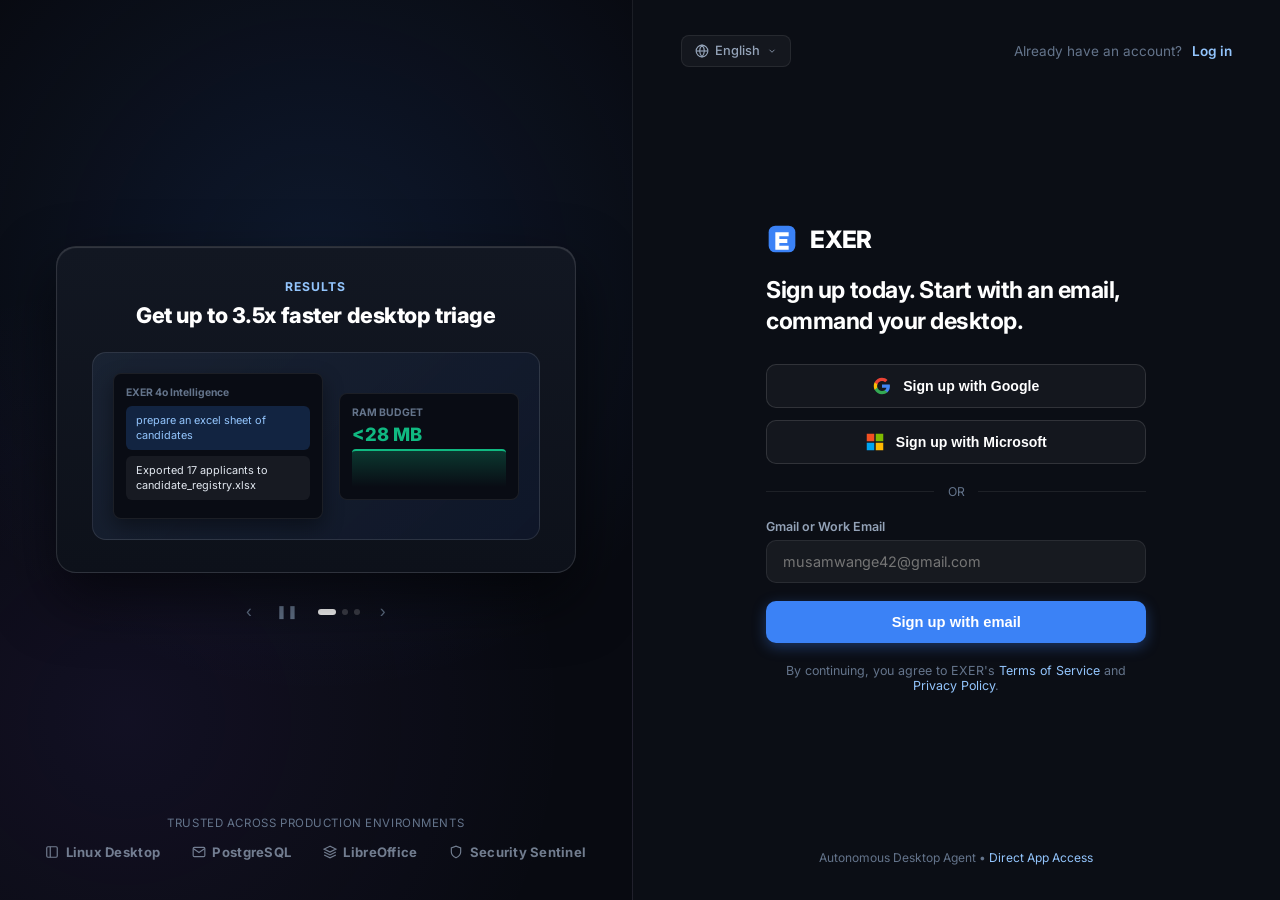
<file: web/signup.html>
<!DOCTYPE html>
<html lang="en">
<head>
    <meta charset="UTF-8">
    <meta name="viewport" content="width=device-width, initial-scale=1.0">
    <title>Sign Up — EXER PC Intelligence</title>
    <link rel="icon" type="image/svg+xml" href="/assets/icon.svg">
    <link rel="preconnect" href="https://fonts.googleapis.com">
    <link rel="preconnect" href="https://fonts.gstatic.com" crossorigin>
    <link href="https://fonts.googleapis.com/css2?family=Inter:wght@400;500;600;700;800;900&family=JetBrains+Mono:wght@500;600&display=swap" rel="stylesheet">

    <style>
        :root {
            --bg-base: #07090e;
            --bg-card: #0f131c;
            --bg-card-elevated: #151a26;
            --bg-input: rgba(255, 255, 255, 0.05);
            --border-subtle: rgba(255, 255, 255, 0.08);
            --border-focus: #3b82f6;
            --primary: #3b82f6;
            --primary-hover: #2563eb;
            --accent-green: #10b981;
            --text-primary: #f8fafc;
            --text-secondary: #94a3b8;
            --text-muted: #64748b;
            --font-sans: 'Inter', -apple-system, BlinkMacSystemFont, sans-serif;
            --font-mono: 'JetBrains Mono', monospace;
        }

        * {
            box-sizing: border-box;
            margin: 0;
            padding: 0;
        }

        body {
            font-family: var(--font-sans);
            background: var(--bg-base);
            color: var(--text-primary);
            min-height: 100vh;
            display: flex;
            overflow-x: hidden;
            -webkit-font-smoothing: antialiased;
        }

        /* SPLIT SCREEN LAYOUT */
        .auth-container {
            display: flex;
            width: 100vw;
            min-height: 100vh;
        }

        /* LEFT SHOWCASE PANE (50%) */
        .auth-showcase-pane {
            flex: 1;
            background: radial-gradient(circle at 50% 30%, rgba(59, 130, 246, 0.12) 0%, transparent 60%),
                        radial-gradient(circle at 20% 80%, rgba(139, 92, 246, 0.08) 0%, transparent 50%),
                        #080a11;
            border-right: 1px solid var(--border-subtle);
            display: flex;
            flex-direction: column;
            justify-content: space-between;
            align-items: center;
            padding: 3.5rem 2.5rem 2.5rem;
            position: relative;
            overflow: hidden;
        }

        .showcase-center-wrap {
            width: 100%;
            max-width: 520px;
            display: flex;
            flex-direction: column;
            align-items: center;
            margin: auto 0;
        }

        /* Elevated Card (Matches screenshot mockup card) */
        .showcase-card {
            width: 100%;
            background: linear-gradient(180deg, #121722 0%, #0d111a 100%);
            border: 1px solid rgba(255, 255, 255, 0.12);
            border-radius: 20px;
            padding: 2rem 2.2rem;
            box-shadow: 0 25px 60px rgba(0, 0, 0, 0.6), inset 0 1px 1px rgba(255, 255, 255, 0.15);
            text-align: center;
            position: relative;
        }

        .showcase-tag {
            font-size: 0.76rem;
            font-weight: 700;
            color: #93c5fd;
            text-transform: uppercase;
            letter-spacing: 0.08em;
            margin-bottom: 0.5rem;
        }

        .showcase-heading {
            font-size: 1.35rem;
            font-weight: 800;
            color: #ffffff;
            letter-spacing: -0.02em;
            margin-bottom: 1.5rem;
        }

        /* Mockup Laptop Display */
        .mockup-display {
            background: linear-gradient(135deg, rgba(30, 41, 59, 0.7) 0%, rgba(15, 23, 42, 0.9) 100%);
            border: 1px solid rgba(255, 255, 255, 0.1);
            border-radius: 14px;
            padding: 1.25rem;
            position: relative;
            overflow: hidden;
            display: flex;
            gap: 1rem;
            align-items: center;
            text-align: left;
            min-height: 180px;
        }

        .mockup-laptop-art {
            flex: 1.2;
            background: #090c14;
            border: 1px solid rgba(255, 255, 255, 0.08);
            border-radius: 8px;
            padding: 0.75rem;
            box-shadow: 0 8px 20px rgba(0, 0, 0, 0.4);
        }

        .mockup-chat-bubble {
            font-size: 0.68rem;
            padding: 0.45rem 0.65rem;
            border-radius: 6px;
            margin-bottom: 0.4rem;
            line-height: 1.35;
        }

        .mockup-chat-user {
            background: rgba(59, 130, 246, 0.2);
            color: #93c5fd;
            align-self: flex-end;
        }

        .mockup-chat-bot {
            background: rgba(255, 255, 255, 0.06);
            color: #e2e8f0;
        }

        .mockup-chart-widget {
            flex: 1;
            background: #090c14;
            border: 1px solid rgba(255, 255, 255, 0.08);
            border-radius: 8px;
            padding: 0.75rem;
            display: flex;
            flex-direction: column;
            justify-content: space-between;
            height: 100%;
        }

        .mockup-chart-title {
            font-size: 0.65rem;
            font-weight: 700;
            color: var(--text-muted);
            text-transform: uppercase;
        }

        .mockup-chart-value {
            font-size: 1.15rem;
            font-weight: 800;
            color: #10b981;
            margin: 0.25rem 0;
        }

        .mockup-wave {
            width: 100%;
            height: 38px;
            background: linear-gradient(180deg, rgba(16, 185, 129, 0.25) 0%, transparent 100%);
            border-top: 2px solid #10b981;
            border-radius: 4px 4px 0 0;
        }

        /* Carousel Controls (Matches screenshot: < || . . . >) */
        .showcase-carousel-nav {
            display: flex;
            align-items: center;
            gap: 1rem;
            margin-top: 1.5rem;
        }

        .carousel-btn {
            background: none;
            border: none;
            color: var(--text-muted);
            font-size: 1.1rem;
            cursor: pointer;
            padding: 4px;
            display: flex;
            align-items: center;
            justify-content: center;
            transition: color 0.15s ease;
        }

        .carousel-btn:hover {
            color: #ffffff;
        }

        .carousel-dots {
            display: flex;
            gap: 6px;
            align-items: center;
        }

        .carousel-dot {
            width: 6px;
            height: 6px;
            border-radius: 50%;
            background: rgba(255, 255, 255, 0.2);
            cursor: pointer;
            transition: all 0.2s ease;
        }

        .carousel-dot.active {
            width: 18px;
            border-radius: 9999px;
            background: #ffffff;
        }

        /* Bottom Trust Logos */
        .showcase-footer {
            width: 100%;
            text-align: center;
        }

        .showcase-footer-title {
            font-size: 0.72rem;
            color: var(--text-muted);
            text-transform: uppercase;
            letter-spacing: 0.05em;
            margin-bottom: 0.85rem;
        }

        .trust-logos-row {
            display: flex;
            justify-content: center;
            gap: 2rem;
            align-items: center;
            opacity: 0.75;
        }

        .trust-logo-item {
            font-size: 0.82rem;
            font-weight: 700;
            color: #94a3b8;
            letter-spacing: 0.02em;
            display: flex;
            align-items: center;
            gap: 0.4rem;
        }

        /* RIGHT FORM PANE (50%) */
        .auth-form-pane {
            flex: 1;
            background: #0b0e15;
            display: flex;
            flex-direction: column;
            justify-content: space-between;
            padding: 2.2rem 3rem;
            overflow-y: auto;
        }

        /* Top Bar: Language + Log in link */
        .form-top-bar {
            display: flex;
            justify-content: space-between;
            align-items: center;
            font-size: 0.85rem;
        }

        .lang-dropdown-btn {
            background: rgba(255, 255, 255, 0.04);
            border: 1px solid var(--border-subtle);
            border-radius: 8px;
            padding: 0.45rem 0.85rem;
            color: var(--text-secondary);
            font-size: 0.8rem;
            font-weight: 500;
            display: flex;
            align-items: center;
            gap: 0.4rem;
            cursor: pointer;
            transition: all 0.15s ease;
        }

        .lang-dropdown-btn:hover {
            color: #ffffff;
            border-color: rgba(255, 255, 255, 0.2);
        }

        .top-login-link {
            color: var(--text-muted);
            font-size: 0.85rem;
        }

        .top-login-link a {
            color: #93c5fd;
            text-decoration: none;
            font-weight: 600;
            margin-left: 0.35rem;
            cursor: pointer;
        }

        .top-login-link a:hover {
            text-decoration: underline;
        }

        /* Form Center Wrap */
        .form-center-wrap {
            max-width: 380px;
            width: 100%;
            margin: auto;
            padding: 1.5rem 0;
        }

        .brand-header {
            display: flex;
            align-items: center;
            gap: 0.75rem;
            margin-bottom: 1.25rem;
        }

        .brand-logo-icon {
            width: 32px;
            height: 32px;
        }

        .brand-title {
            font-size: 1.5rem;
            font-weight: 800;
            letter-spacing: -0.03em;
            color: #ffffff;
        }

        .form-headline {
            font-size: 1.45rem;
            font-weight: 700;
            color: #ffffff;
            line-height: 1.3;
            letter-spacing: -0.02em;
            margin-bottom: 1.75rem;
        }

        /* Social Auth Buttons */
        .btn-social {
            width: 100%;
            display: flex;
            align-items: center;
            justify-content: center;
            gap: 0.75rem;
            background: rgba(255, 255, 255, 0.04);
            border: 1px solid rgba(255, 255, 255, 0.12);
            border-radius: 10px;
            padding: 0.75rem 1rem;
            color: #ffffff;
            font-size: 0.88rem;
            font-weight: 600;
            cursor: pointer;
            transition: all 0.18s ease;
            margin-bottom: 0.75rem;
        }

        .btn-social:hover {
            background: rgba(255, 255, 255, 0.08);
            border-color: rgba(255, 255, 255, 0.25);
            transform: translateY(-1px);
        }

        .social-icon-svg {
            width: 18px;
            height: 18px;
            flex-shrink: 0;
        }

        /* Sign Up with Email Button */
        .btn-email-primary {
            width: 100%;
            background: #272f3e;
            border: 1px solid rgba(255, 255, 255, 0.1);
            border-radius: 10px;
            padding: 0.8rem 1rem;
            color: #ffffff;
            font-size: 0.88rem;
            font-weight: 600;
            cursor: pointer;
            transition: all 0.18s ease;
            display: flex;
            align-items: center;
            justify-content: center;
            gap: 0.5rem;
        }

        .btn-email-primary:hover {
            background: #333d4f;
            border-color: rgba(255, 255, 255, 0.2);
        }

        /* ACTIVE MULTI-STEP SECTIONS */
        .auth-step {
            display: none;
            animation: fadeIn 0.25s ease-out;
        }

        .auth-step.active {
            display: block;
        }

        @keyframes fadeIn {
            from { opacity: 0; transform: translateY(6px); }
            to { opacity: 1; transform: translateY(0); }
        }

        .input-group {
            margin-bottom: 1.15rem;
        }

        .input-label {
            display: block;
            font-size: 0.78rem;
            font-weight: 600;
            color: var(--text-secondary);
            margin-bottom: 0.4rem;
        }

        .text-input {
            width: 100%;
            background: var(--bg-input);
            border: 1px solid var(--border-subtle);
            border-radius: 10px;
            padding: 0.75rem 1rem;
            color: #ffffff;
            font-size: 0.9rem;
            font-family: inherit;
            outline: none;
            transition: all 0.18s ease;
        }

        .text-input:focus {
            border-color: var(--border-focus);
            background: rgba(59, 130, 246, 0.06);
            box-shadow: 0 0 0 3px rgba(59, 130, 246, 0.15);
        }

        .btn-action-submit {
            width: 100%;
            background: var(--primary);
            border: none;
            border-radius: 10px;
            padding: 0.8rem 1.25rem;
            color: #ffffff;
            font-size: 0.92rem;
            font-weight: 700;
            cursor: pointer;
            transition: all 0.18s ease;
            box-shadow: 0 4px 14px rgba(59, 130, 246, 0.35);
        }

        .btn-action-submit:hover {
            background: var(--primary-hover);
            transform: translateY(-1px);
            box-shadow: 0 6px 20px rgba(59, 130, 246, 0.45);
        }

        .btn-action-submit:disabled {
            opacity: 0.5;
            cursor: not-allowed;
            transform: none;
        }

        /* 6 DIGIT OTP BOXES */
        .otp-inputs-row {
            display: flex;
            gap: 8px;
            justify-content: space-between;
            margin: 1.25rem 0 1.5rem;
        }

        .otp-digit {
            width: 50px;
            height: 58px;
            text-align: center;
            font-size: 1.5rem;
            font-weight: 800;
            font-family: var(--font-mono);
            background: rgba(255, 255, 255, 0.05);
            border: 1px solid var(--border-subtle);
            border-radius: 10px;
            color: #60a5fa;
            outline: none;
            transition: all 0.15s ease;
        }

        .otp-digit:focus {
            border-color: #60a5fa;
            background: rgba(59, 130, 246, 0.1);
            box-shadow: 0 0 0 3px rgba(59, 130, 246, 0.2);
        }

        /* Status & Feedback Banners */
        .alert-banner {
            border-radius: 8px;
            padding: 0.65rem 0.85rem;
            font-size: 0.8rem;
            margin-bottom: 1rem;
            display: none;
            line-height: 1.4;
        }

        .alert-banner.info {
            display: block;
            background: rgba(59, 130, 246, 0.12);
            border: 1px solid rgba(59, 130, 246, 0.3);
            color: #93c5fd;
        }

        .alert-banner.error {
            display: block;
            background: rgba(239, 68, 68, 0.12);
            border: 1px solid rgba(239, 68, 68, 0.3);
            color: #fca5a5;
        }

        .alert-banner.success {
            display: block;
            background: rgba(16, 185, 129, 0.12);
            border: 1px solid rgba(16, 185, 129, 0.3);
            color: #6ee7b7;
        }

        /* Bottom helper links */
        .form-footer-sub {
            margin-top: 1.25rem;
            text-align: center;
            font-size: 0.78rem;
            color: var(--text-muted);
        }

        .form-footer-sub a {
            color: #93c5fd;
            text-decoration: none;
        }

        /* Responsive Breakpoint */
        @media (max-width: 900px) {
            .auth-container {
                flex-direction: column;
            }
            .auth-showcase-pane {
                display: none;
            }
            .auth-form-pane {
                padding: 2rem 1.5rem;
            }
        }
    </style>
</head>
<body>
    <div class="auth-container">
        <!-- LEFT SHOWCASE PANE (50%) -->
        <div class="auth-showcase-pane">
            <div></div> <!-- Spacer -->

            <div class="showcase-center-wrap">
                <div class="showcase-card">
                    <div class="showcase-tag" id="carousel-tag">Results</div>
                    <div class="showcase-heading" id="carousel-heading">Get up to 3.5x faster desktop triage</div>

                    <div class="mockup-display">
                        <div class="mockup-laptop-art">
                            <div style="font-size: 0.65rem; color: #64748b; font-weight: 700; margin-bottom: 0.4rem;">EXER 4o Intelligence</div>
                            <div class="mockup-chat-bubble mockup-chat-user">prepare an excel sheet of candidates</div>
                            <div class="mockup-chat-bubble mockup-chat-bot">Exported 17 applicants to candidate_registry.xlsx</div>
                        </div>
                        <div class="mockup-chart-widget">
                            <div>
                                <div class="mockup-chart-title">RAM Budget</div>
                                <div class="mockup-chart-value">&lt;28 MB</div>
                            </div>
                            <div class="mockup-wave"></div>
                        </div>
                    </div>
                </div>

                <!-- Carousel Controls -->
                <div class="showcase-carousel-nav">
                    <button class="carousel-btn" onclick="prevSlide()" title="Previous">&#8249;</button>
                    <button class="carousel-btn" id="carousel-play-btn" onclick="togglePlay()" title="Pause/Play" style="font-size: 0.8rem;">❚❚</button>
                    <div class="carousel-dots">
                        <div class="carousel-dot active" onclick="setSlide(0)"></div>
                        <div class="carousel-dot" onclick="setSlide(1)"></div>
                        <div class="carousel-dot" onclick="setSlide(2)"></div>
                    </div>
                    <button class="carousel-btn" onclick="nextSlide()" title="Next">&#8250;</button>
                </div>
            </div>

            <!-- Bottom Trust Badges -->
            <div class="showcase-footer">
                <div class="showcase-footer-title">Trusted across production environments</div>
                <div class="trust-logos-row">
                    <span class="trust-logo-item">
                        <svg width="14" height="14" viewBox="0 0 24 24" fill="none" stroke="currentColor" stroke-width="2"><rect x="3" y="3" width="18" height="18" rx="2" ry="2"></rect><line x1="9" y1="3" x2="9" y2="21"></line></svg>
                        Linux Desktop
                    </span>
                    <span class="trust-logo-item">
                        <svg width="14" height="14" viewBox="0 0 24 24" fill="none" stroke="currentColor" stroke-width="2"><path d="M4 4h16c1.1 0 2 .9 2 2v12c0 1.1-.9 2-2 2H4c-1.1 0-2-.9-2-2V6c0-1.1.9-2 2-2z"></path><polyline points="22,6 12,13 2,6"></polyline></svg>
                        PostgreSQL
                    </span>
                    <span class="trust-logo-item">
                        <svg width="14" height="14" viewBox="0 0 24 24" fill="none" stroke="currentColor" stroke-width="2"><polygon points="12 2 2 7 12 12 22 7 12 2"></polygon><polyline points="2 17 12 22 22 17"></polyline><polyline points="2 12 12 17 22 12"></polyline></svg>
                        LibreOffice
                    </span>
                    <span class="trust-logo-item">
                        <svg width="14" height="14" viewBox="0 0 24 24" fill="none" stroke="currentColor" stroke-width="2"><path d="M12 22s8-4 8-10V5l-8-3-8 3v7c0 6 8 10 8 10z"></path></svg>
                        Security Sentinel
                    </span>
                </div>
            </div>
        </div>

        <!-- RIGHT FORM PANE (50%) -->
        <div class="auth-form-pane">
            <!-- Top Bar -->
            <div class="form-top-bar">
                <div class="lang-dropdown-btn">
                    <svg width="14" height="14" viewBox="0 0 24 24" fill="none" stroke="currentColor" stroke-width="2"><circle cx="12" cy="12" r="10"></circle><line x1="2" y1="12" x2="22" y2="12"></line><path d="M12 2a15.3 15.3 0 0 1 4 10 15.3 15.3 0 0 1-4 10 15.3 15.3 0 0 1-4-10 15.3 15.3 0 0 1 4-10z"></path></svg>
                    <span>English</span>
                    <svg width="10" height="10" viewBox="0 0 24 24" fill="none" stroke="currentColor" stroke-width="2"><polyline points="6 9 12 15 18 9"></polyline></svg>
                </div>

                <div class="top-login-link">
                    Already have an account? <a href="#" onclick="showLoginMode()">Log in</a>
                </div>
            </div>

            <!-- Form Center Wrap -->
            <div class="form-center-wrap">
                <div class="brand-header">
                    <svg class="brand-logo-icon" viewBox="0 0 24 24" fill="none">
                        <rect x="2" y="2" width="20" height="20" rx="5" fill="#3b82f6"/>
                        <path d="M7 7h10v3H10v2h6v3h-6v2h7v3H7V7z" fill="#ffffff"/>
                    </svg>
                    <span class="brand-title">EXER</span>
                </div>

                <h1 class="form-headline" id="main-form-title">
                    Sign up today. Start with an email, command your desktop.
                </h1>

                <!-- Feedback Banner -->
                <div id="auth-alert-banner" class="alert-banner"></div>

                <!-- STEP 1: INITIAL CHOICE OR EMAIL INPUT -->
                <div id="step-initial" class="auth-step active">
                    <!-- Google Sign In -->
                    <button type="button" class="btn-social" onclick="startSocialAuth('Google')">
                        <svg class="social-icon-svg" viewBox="0 0 24 24">
                            <path fill="#4285F4" d="M22.56 12.25c0-.78-.07-1.53-.2-2.25H12v4.26h5.92c-.26 1.37-1.04 2.53-2.21 3.31v2.77h3.57c2.08-1.92 3.28-4.74 3.28-8.09z"/>
                            <path fill="#34A853" d="M12 23c2.97 0 5.46-.98 7.28-2.66l-3.57-2.77c-.98.66-2.23 1.06-3.71 1.06-2.86 0-5.29-1.93-6.16-4.53H2.18v2.84C3.99 20.53 7.7 23 12 23z"/>
                            <path fill="#FBBC05" d="M5.84 14.09c-.22-.66-.35-1.36-.35-2.09s.13-1.43.35-2.09V7.06H2.18C1.43 8.55 1 10.22 1 12s.43 3.45 1.18 4.94l2.85-2.22.81-.63z"/>
                            <path fill="#EA4335" d="M12 5.38c1.62 0 3.06.56 4.21 1.64l3.15-3.15C17.45 2.09 14.97 1 12 1 7.7 1 3.99 3.47 2.18 7.06l3.66 2.84c.87-2.6 3.3-4.52 6.16-4.52z"/>
                        </svg>
                        Sign up with Google
                    </button>

                    <!-- Microsoft Sign In -->
                    <button type="button" class="btn-social" onclick="startSocialAuth('Microsoft')">
                        <svg class="social-icon-svg" viewBox="0 0 24 24">
                            <rect x="1" y="1" width="10" height="10" fill="#f25022"/>
                            <rect x="13" y="1" width="10" height="10" fill="#7fba00"/>
                            <rect x="1" y="13" width="10" height="10" fill="#00a4ef"/>
                            <rect x="13" y="13" width="10" height="10" fill="#ffb900"/>
                        </svg>
                        Sign up with Microsoft
                    </button>

                    <div style="display: flex; align-items: center; gap: 0.85rem; margin: 1.25rem 0;">
                        <div style="flex: 1; height: 1px; background: var(--border-subtle);"></div>
                        <span style="font-size: 0.76rem; color: var(--text-muted); text-transform: uppercase;">or</span>
                        <div style="flex: 1; height: 1px; background: var(--border-subtle);"></div>
                    </div>

                    <!-- Sign Up With Email Form -->
                    <form onsubmit="handleSendOtp(event)">
                        <div class="input-group">
                            <label class="input-label" for="input-email">Gmail or Work Email</label>
                            <input type="email" id="input-email" class="text-input" placeholder="musamwange42@gmail.com" required>
                        </div>
                        <button type="submit" id="btn-send-otp" class="btn-action-submit">
                            Sign up with email
                        </button>
                    </form>

                    <div class="form-footer-sub">
                        By continuing, you agree to EXER's <a href="#">Terms of Service</a> and <a href="#">Privacy Policy</a>.
                    </div>
                </div>

                <!-- STEP 2: ENTER OTP -->
                <div id="step-otp" class="auth-step">
                    <p style="font-size: 0.85rem; color: var(--text-secondary); line-height: 1.5; margin-bottom: 0.5rem;">
                        We sent a 6-digit verification code to <strong id="display-target-email" style="color: #60a5fa;"></strong>.
                    </p>

                    <form onsubmit="handleVerifyOtp(event)">
                        <div class="otp-inputs-row">
                            <input type="text" class="otp-digit" maxlength="1" pattern="[0-9]" inputmode="numeric" required>
                            <input type="text" class="otp-digit" maxlength="1" pattern="[0-9]" inputmode="numeric" required>
                            <input type="text" class="otp-digit" maxlength="1" pattern="[0-9]" inputmode="numeric" required>
                            <input type="text" class="otp-digit" maxlength="1" pattern="[0-9]" inputmode="numeric" required>
                            <input type="text" class="otp-digit" maxlength="1" pattern="[0-9]" inputmode="numeric" required>
                            <input type="text" class="otp-digit" maxlength="1" pattern="[0-9]" inputmode="numeric" required>
                        </div>

                        <button type="submit" id="btn-verify-otp" class="btn-action-submit">
                            Verify Code
                        </button>
                    </form>

                    <div style="display: flex; justify-content: space-between; align-items: center; margin-top: 1.25rem; font-size: 0.8rem;">
                        <a href="#" onclick="backToEmailStep()" style="color: var(--text-muted); text-decoration: none;">Change email</a>
                        <button type="button" id="btn-resend" onclick="handleResendCode()" style="background: none; border: none; color: #93c5fd; font-size: 0.8rem; cursor: pointer; font-weight: 600;">
                            Resend code
                        </button>
                    </div>
                </div>

                <!-- STEP 3: CHOOSE USERNAME & GET STARTED -->
                <div id="step-username" class="auth-step">
                    <p style="font-size: 0.85rem; color: var(--text-secondary); line-height: 1.5; margin-bottom: 1.25rem;">
                        Verification successful! Choose your username to configure your EXER workspace.
                    </p>

                    <form onsubmit="handleCompleteSignup(event)">
                        <div class="input-group">
                            <label class="input-label" for="input-username">Username</label>
                            <input type="text" id="input-username" class="text-input" placeholder="Musa" required autofocus>
                        </div>

                        <div class="input-group">
                            <label class="input-label" for="input-google-pwd">Google App Password (Optional for Gmail auto-sync)</label>
                            <input type="password" id="input-google-pwd" class="text-input" placeholder="•••• •••• •••• ••••">
                            <div style="font-size: 0.72rem; color: var(--text-muted); margin-top: 0.35rem;">
                                Generated in your Google Account Security settings. Can also be configured later in Profile.
                            </div>
                        </div>

                        <button type="submit" id="btn-get-started" class="btn-action-submit" style="background: #10b981;">
                            Get Started &#8594;
                        </button>
                    </form>
                </div>
            </div>

            <!-- Bottom Direct Access Link -->
            <div style="text-align: center; font-size: 0.75rem; color: var(--text-muted);">
                Autonomous Desktop Agent &bull; <a href="/app" style="color: #93c5fd; text-decoration: none;">Direct App Access</a>
            </div>
        </div>
    </div>

    <script>
        let currentEmail = '';
        let currentSlide = 0;
        let slideInterval = null;
        let isPlaying = true;

        const slides = [
            {
                tag: 'Results',
                heading: 'Get up to 3.5x faster desktop triage'
            },
            {
                tag: 'Autonomous',
                heading: 'Generate styled Excel workbooks in seconds'
            },
            {
                tag: 'Hardware Guardian',
                heading: 'Strict <28MB RAM budget enforced at kernel level'
            }
        ];

        function setSlide(idx) {
            currentSlide = idx;
            document.getElementById('carousel-tag').innerText = slides[idx].tag;
            document.getElementById('carousel-heading').innerText = slides[idx].heading;
            document.querySelectorAll('.carousel-dot').forEach((d, i) => {
                d.classList.toggle('active', i === idx);
            });
        }

        function nextSlide() {
            setSlide((currentSlide + 1) % slides.length);
        }

        function prevSlide() {
            setSlide((currentSlide - 1 + slides.length) % slides.length);
        }

        function togglePlay() {
            isPlaying = !isPlaying;
            document.getElementById('carousel-play-btn').innerText = isPlaying ? '❚❚' : '▶';
            if (isPlaying) {
                slideInterval = setInterval(nextSlide, 4500);
            } else {
                clearInterval(slideInterval);
            }
        }

        slideInterval = setInterval(nextSlide, 4500);

        // Feedback Banner
        function showAlert(msg, type = 'info') {
            const b = document.getElementById('auth-alert-banner');
            b.className = `alert-banner ${type}`;
            b.innerText = msg;
        }

        function clearAlert() {
            const b = document.getElementById('auth-alert-banner');
            b.style.display = 'none';
        }

        function switchStep(stepId) {
            document.querySelectorAll('.auth-step').forEach(s => s.classList.remove('active'));
            const target = document.getElementById(stepId);
            if (target) target.classList.add('active');
            clearAlert();
        }

        function startSocialAuth(provider) {
            showAlert(`Connecting to ${provider} OAuth...`, 'info');
            setTimeout(() => {
                document.getElementById('input-email').value = 'musamwange42@gmail.com';
                handleSendOtp(new Event('submit'));
            }, 600);
        }

        function showLoginMode() {
            document.getElementById('main-form-title').innerText = 'Welcome back. Log in to your EXER workspace.';
            document.getElementById('btn-send-otp').innerText = 'Log in with email';
            document.getElementById('input-email').focus();
        }

        // STEP 1: SEND OTP via Resend API
        async function handleSendOtp(e) {
            if (e && e.preventDefault) e.preventDefault();
            const emailInput = document.getElementById('input-email');
            const email = emailInput.value.trim();
            if (!email) return;

            currentEmail = email;
            const btn = document.getElementById('btn-send-otp');
            btn.disabled = true;
            btn.innerText = 'Sending security code...';
            showAlert('Sending 6-digit OTP code to your Gmail via Resend...', 'info');

            try {
                const res = await fetch('/api.php?action=send_otp', {
                    method: 'POST',
                    headers: { 'Content-Type': 'application/json' },
                    body: JSON.stringify({ email: email })
                });
                const data = await res.json();
                btn.disabled = false;
                btn.innerText = 'Sign up with email';

                if (data.status === 'SUCCESS' || data.success) {
                    document.getElementById('display-target-email').innerText = email;
                    document.getElementById('main-form-title').innerText = 'Check your Gmail for verification code.';
                    switchStep('step-otp');

                    if (data.sandbox_code) {
                        showAlert(`Note: Resend Sandbox delivered code: ${data.sandbox_code}. Enter this code below.`, 'info');
                        // Pre-populate if returned in sandbox
                        const digits = String(data.sandbox_code).split('');
                        const inputs = document.querySelectorAll('.otp-digit');
                        digits.forEach((d, i) => { if (inputs[i]) inputs[i].value = d; });
                    } else {
                        showAlert(`6-digit verification code sent to ${email}.`, 'success');
                        setTimeout(() => {
                            const first = document.querySelector('.otp-digit');
                            if (first) first.focus();
                        }, 100);
                    }
                } else {
                    showAlert(data.error || 'Failed to dispatch email. Please check your address.', 'error');
                }
            } catch (err) {
                btn.disabled = false;
                btn.innerText = 'Sign up with email';
                showAlert('Network connection error. Please try again.', 'error');
            }
        }

        function backToEmailStep() {
            document.getElementById('main-form-title').innerText = 'Sign up today. Start with an email, command your desktop.';
            switchStep('step-initial');
        }

        function handleResendCode() {
            showAlert('Resending code to ' + currentEmail + '...', 'info');
            handleSendOtp(new Event('submit'));
        }

        // SETUP OTP AUTO-ADVANCE & PASTE
        const otpInputs = document.querySelectorAll('.otp-digit');
        otpInputs.forEach((input, index) => {
            input.addEventListener('input', (e) => {
                if (e.target.value.length === 1) {
                    if (index < otpInputs.length - 1) {
                        otpInputs[index + 1].focus();
                    }
                }
            });

            input.addEventListener('keydown', (e) => {
                if (e.key === 'Backspace' && !e.target.value && index > 0) {
                    otpInputs[index - 1].focus();
                }
            });

            input.addEventListener('paste', (e) => {
                e.preventDefault();
                const pasteData = (e.clipboardData || window.clipboardData).getData('text').trim();
                if (/^\d{6}$/.test(pasteData)) {
                    pasteData.split('').forEach((char, i) => {
                        if (otpInputs[i]) otpInputs[i].value = char;
                    });
                    otpInputs[5].focus();
                    handleVerifyOtp(new Event('submit'));
                }
            });
        });

        // STEP 2: VERIFY OTP
        async function handleVerifyOtp(e) {
            if (e && e.preventDefault) e.preventDefault();
            let code = '';
            otpInputs.forEach(inp => code += inp.value.trim());

            if (code.length !== 6) {
                showAlert('Please enter the complete 6-digit verification code.', 'error');
                return;
            }

            const btn = document.getElementById('btn-verify-otp');
            btn.disabled = true;
            btn.innerText = 'Verifying...';
            showAlert('Verifying security code...', 'info');

            try {
                const res = await fetch('/api.php?action=verify_otp', {
                    method: 'POST',
                    headers: { 'Content-Type': 'application/json' },
                    body: JSON.stringify({ email: currentEmail, code: code })
                });
                const data = await res.json();
                btn.disabled = false;
                btn.innerText = 'Verify Code';

                if (data.status === 'SUCCESS' || data.success) {
                    document.getElementById('main-form-title').innerText = 'Choose your username & get started.';
                    // Pre-fill default username
                    const unameInput = document.getElementById('input-username');
                    if (unameInput) {
                        unameInput.value = data.username || currentEmail.split('@')[0];
                    }
                    switchStep('step-username');
                    showAlert('Email verified successfully!', 'success');
                } else {
                    showAlert(data.error || 'Invalid or expired code. Please try again.', 'error');
                }
            } catch (err) {
                btn.disabled = false;
                btn.innerText = 'Verify Code';
                showAlert('Verification network error.', 'error');
            }
        }

        // STEP 3: COMPLETE SIGN UP & GET STARTED
        async function handleCompleteSignup(e) {
            if (e && e.preventDefault) e.preventDefault();
            const username = document.getElementById('input-username').value.trim();
            const googleAppPwd = document.getElementById('input-google-pwd').value.trim();

            if (!username) {
                showAlert('Please choose a username.', 'error');
                return;
            }

            const btn = document.getElementById('btn-get-started');
            btn.disabled = true;
            btn.innerText = 'Configuring workspace...';

            try {
                const res = await fetch('/api.php?action=complete_signup', {
                    method: 'POST',
                    headers: { 'Content-Type': 'application/json' },
                    body: JSON.stringify({
                        email: currentEmail,
                        username: username,
                        google_app_password: googleAppPwd
                    })
                });
                const data = await res.json();

                if (data.status === 'SUCCESS' || data.success) {
                    // Save to localStorage for instant client hydration
                    localStorage.setItem('exer_username', username);
                    localStorage.setItem('exer_email', currentEmail);
                    if (googleAppPwd) localStorage.setItem('exer_google_app_pwd', googleAppPwd);

                    showAlert('Welcome to EXER! Redirecting to your workspace...', 'success');
                    setTimeout(() => {
                        window.location.href = '/app';
                    }, 650);
                } else {
                    btn.disabled = false;
                    btn.innerText = 'Get Started →';
                    showAlert(data.error || 'Failed to complete profile setup.', 'error');
                }
            } catch (err) {
                btn.disabled = false;
                btn.innerText = 'Get Started →';
                showAlert('Network error while completing setup.', 'error');
            }
        }
    </script>
</body>
</html>
</file>
